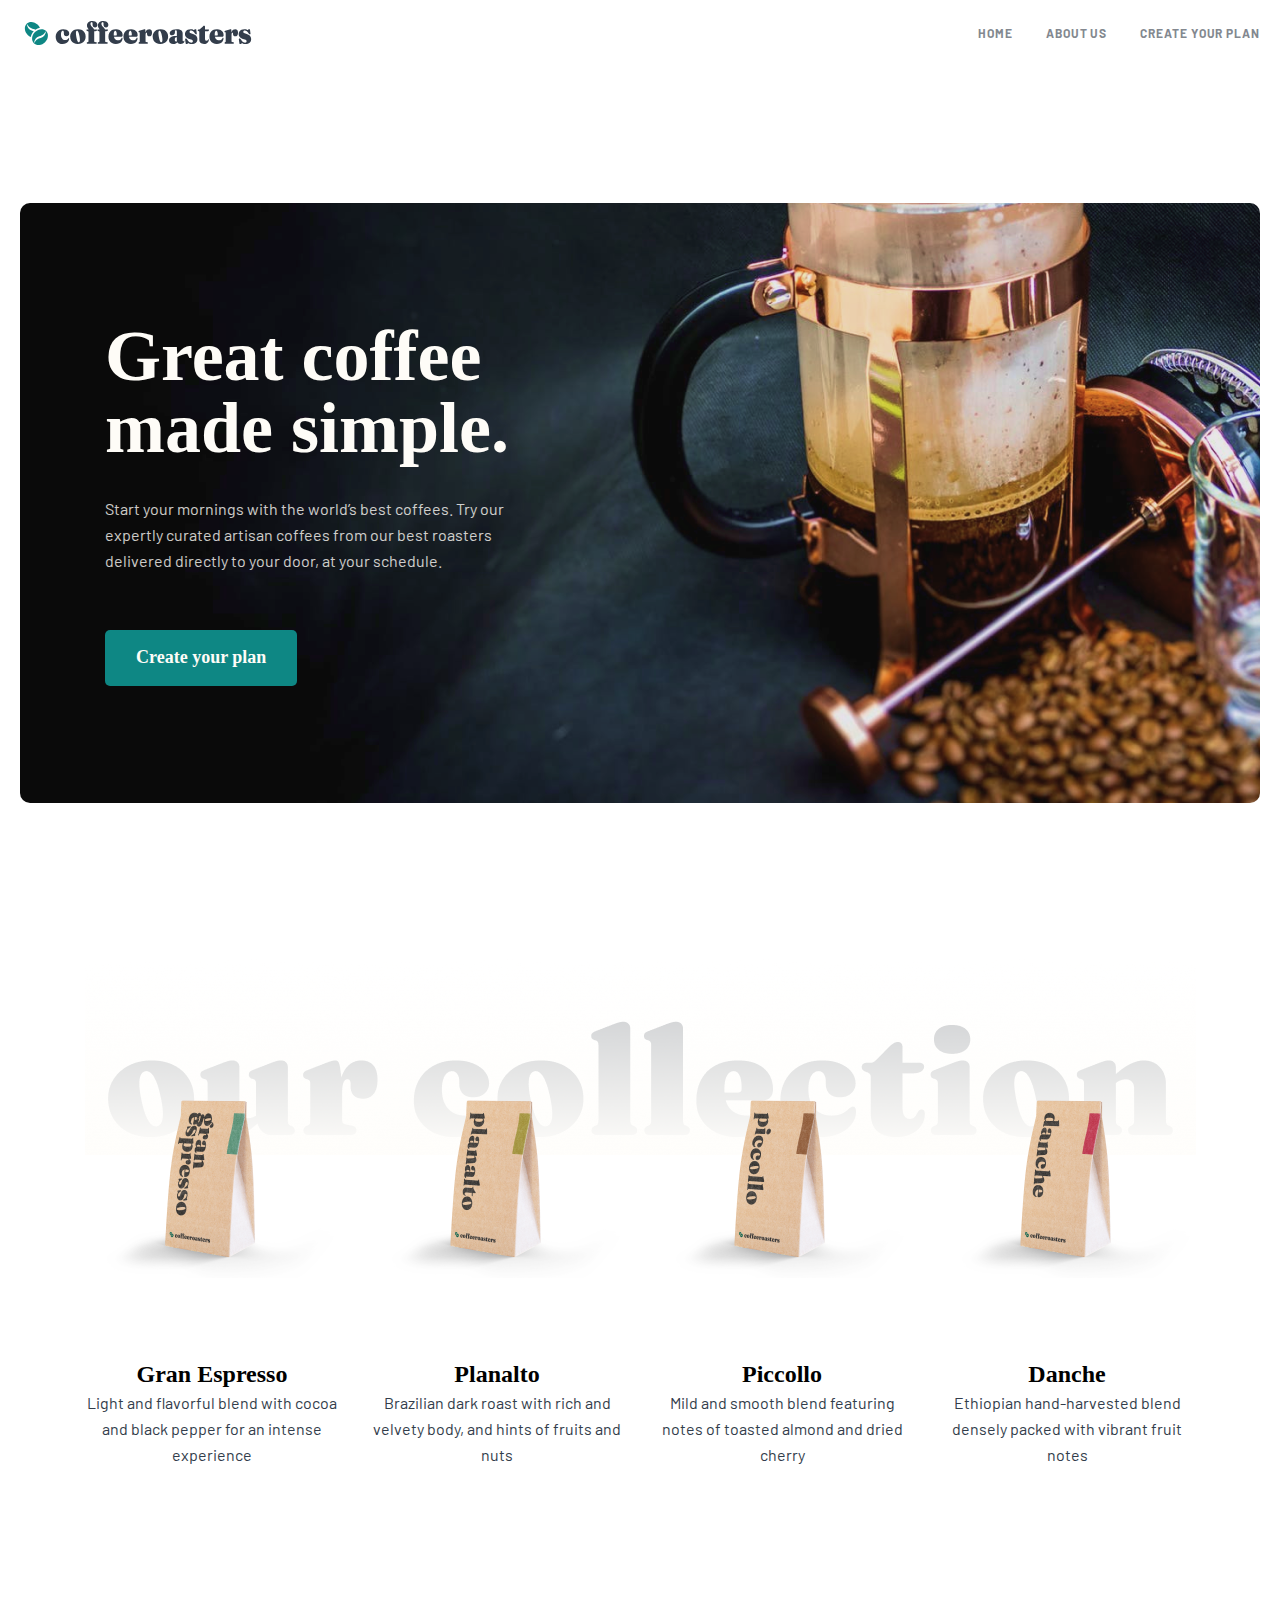
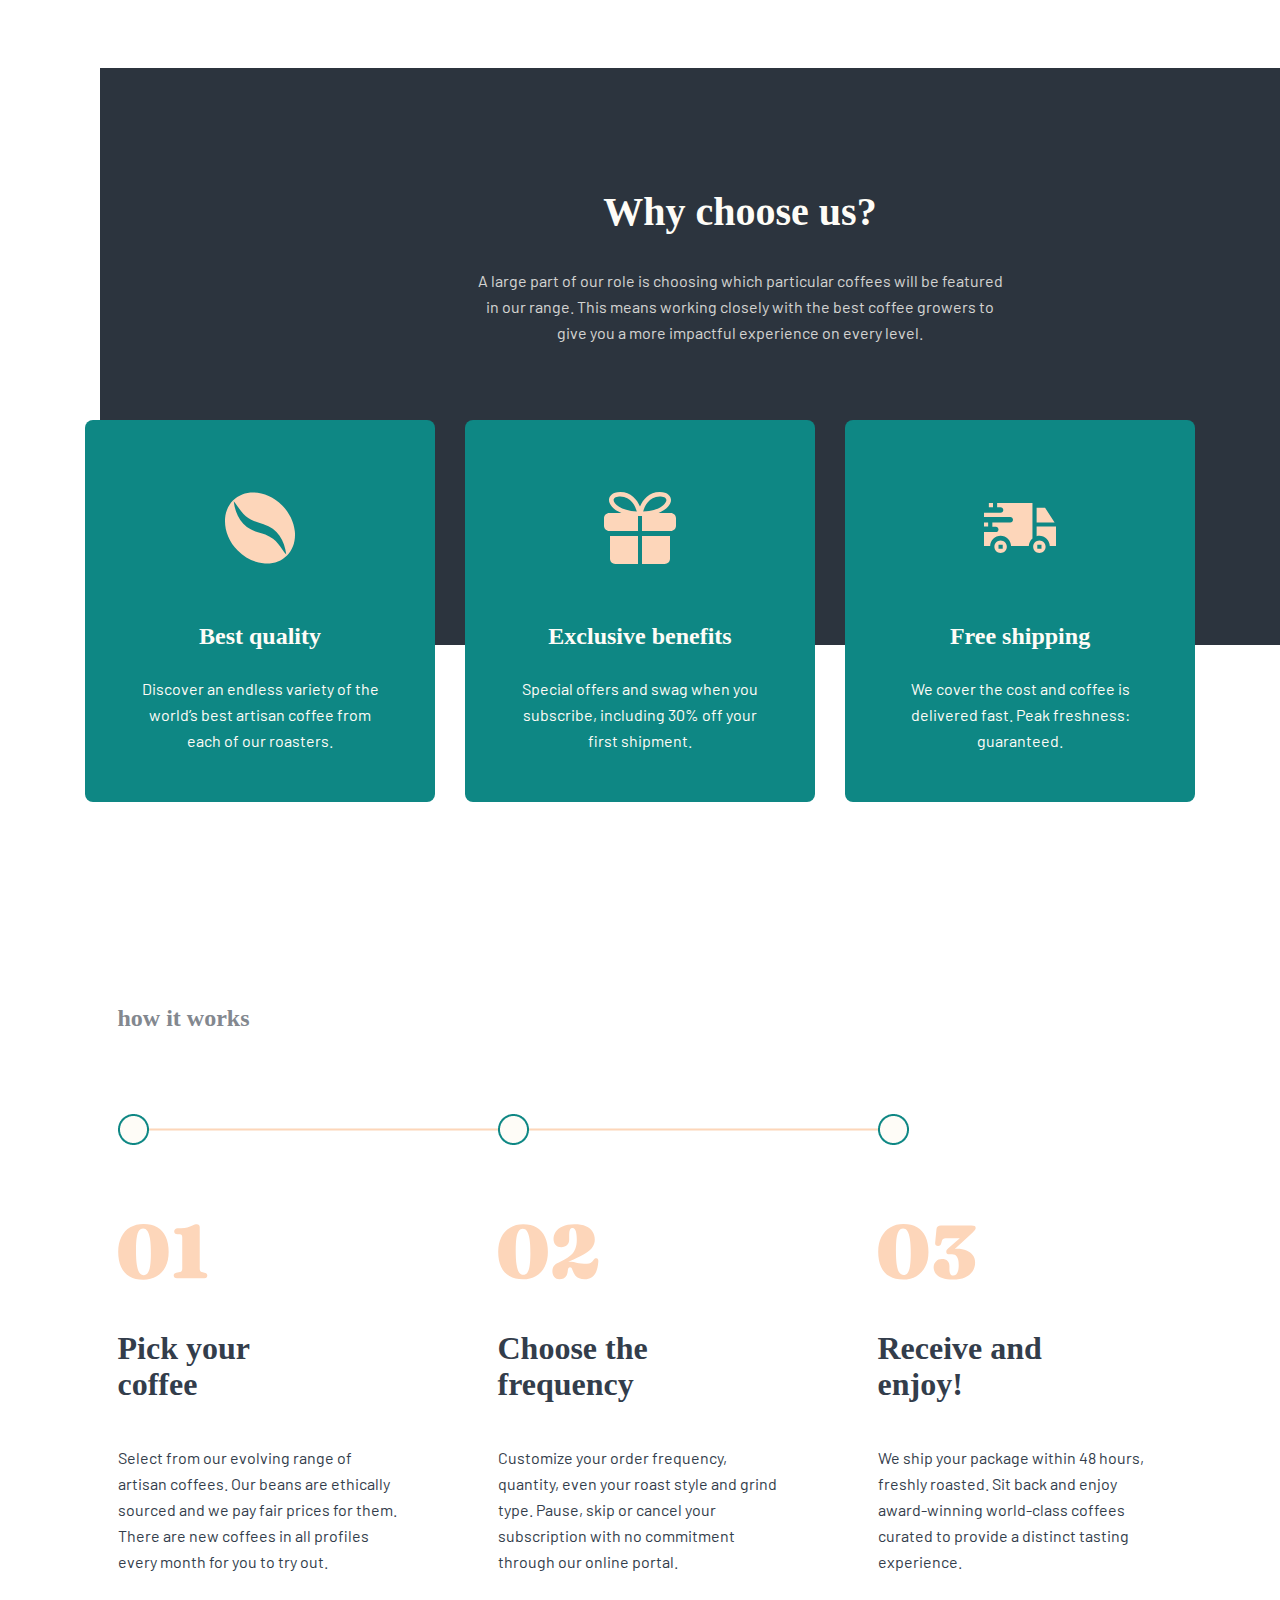
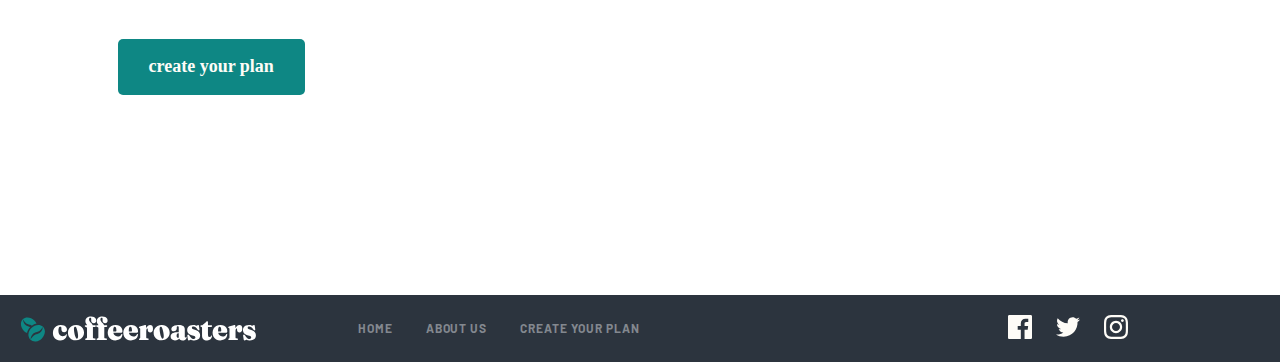
<file: index.html>
<!DOCTYPE html>
<html lang="en">
  <head>
    <meta charset="UTF-8" />
    <meta http-equiv="X-UA-Compatible" content="IE=edge" />
    <meta name="viewport" content="width=device-width, initial-scale=1.0" />
    <link rel="stylesheet" href="./css/main.css" />
    <title>Document</title>
  </head>
  <body>
    <header class="header">
      <div class="container">
        <div class="header-right">
          <img
            src="./images/Group 5logo.svg"
            alt="logo"
            width="236"
            height="26"
          />
          <nav class="nav">
            <ul class="header-list">
              <li class="list-itemss">home</li>
              <li class="list-itemss">about us</li>
              <li class="list-itemss">create your plan</li>
            </ul>
          </nav>
         
        </div>
      </div>
    </header>

    <main class="main">
      <div class="container">
        <section class="hero">
          <div class="heading">
            <h1 class="main-header">Great coffee made simple.</h1>
            <p class="main-par">
              Start your mornings with the world’s best coffees. Try our
              expertly curated artisan coffees from our best roasters delivered
              directly to your door, at your schedule.
            </p>
            <button class="main-button">Create your plan</button>
           
          </div>
        </section>
      </div>
    </main>

    <!-- products -->
    <div class="collection-part">
      <div class="containerr">
       <img src="./images/Group 32.png" alt="">

        <div class="cards">
          <div class="products">
            
            <h3 class="card-heading">Gran Espresso</h3>
            <p class="card-par">
              Light and flavorful blend with cocoa and black pepper for an
              intense experience
            </p>
          </div>

          <div class="products">
           
            <h3 class="card-heading">Planalto</h3>
            <p class="card-par">
              Brazilian dark roast with rich and velvety body, and hints of
              fruits and nuts
            </p>
          </div>

          <div class="products">
          
            <h3 class="card-heading">Piccollo</h3>
            <p class="card-par">
              Mild and smooth blend featuring notes of toasted almond and dried
              cherry
            </p>
          </div>

          <div class="products">
            
            <h3 class="card-heading">Danche</h3>
            <p class="card-par">
              Ethiopian hand-harvested blend densely packed with vibrant fruit
              notes
            </p>
          </div>
        </div>
      </div>
    </div>


    <!-- choosing -->
    <div class="choosing">
        <div class="container">
            <div class="choose">
                <h2 class="ch-header">
                    Why choose us?
                </h2>
                <p class="ch-par">
                    A large part of our role is choosing which particular coffees will be featured 
in our range. This means working closely with the best coffee growers to give 
you a more impactful experience on every level.
                </p>
            </div>
        </div>
    </div>



    <div class="conntainer">
      <div class="cards-part">

        <div class="cardss">
          <img src="./images/coffee-bean.svg" alt="coffee" width="72" height="72">
          <h4 class="card-header">
            Best quality
          </h4>
          <p class="card-desc">
            Discover an endless variety of the world’s best artisan coffee from each of our roasters.
          </p>
        </div>

        <div class="cardss">
          <img src="./images/Combined Shape.svg" alt="present" width="72" height="72">
          <h4 class="card-header">
            Exclusive benefits
          </h4>
          <p class="card-desc">
            Special offers and swag when you subscribe, including 30% off your first shipment.
          </p>
        </div>

        <div class="cardss card3">
          <img src="./images/Combined Shape (1).svg" alt="truck" width="72" height="50">
          <h4 class="card-header cardd">
            Free shipping
          </h4>
          <p class="card-desc">
            We cover the cost and coffee is delivered fast. Peak freshness: guaranteed.
          </p>
        </div>
      </div>
    </div>
   

    <article class="article">
      <div class="contaainer">
      <div class="working-system">
        <h4 class="article-title">
          how it works
        </h4>
        <img  class="group" src="./images/Group 30.png" alt="line" width="791" height="31">
      </div>

      <!-- services -->
      <div class="services">

        <div class="service-card">
          <img src="./images/01.svg" alt="1" width="90" height="72">
          <h3 class="article-heading hhd">
            Pick your
coffee
          </h3>
          <p class="article-sub">
            Select from our evolving range of artisan coffees. Our beans are ethically sourced and we pay fair prices for them. There are new coffees in all profiles every month for you to try out.
          </p>
        </div>


        <div class="service-card">
          <img class="img" src="./images/02.svg" alt="2" width="101" height="72">
          <h3 class="article-heading">
            Choose the frequency
          </h3>
          <p class="article-sub">
            Customize your order frequency, quantity, even your roast style and grind type. Pause, skip or cancel your subscription with no commitment through our online portal.
          </p>
        </div>


        <div class="service-card">
          <img class="img2" src="./images/03.svg" alt="3" width="98" height="72" >
          <h3 class="article-heading">
            Receive and enjoy!
          </h3>
          <p class="article-sub">
            We ship your package within 48 hours, freshly roasted. Sit back and enjoy award-winning world-class coffees curated to provide a distinct tasting experience.
          </p>
        </div>

        
      </div>
      <button class="article-btn">
          create your plan
        </button>
    </div>
    </article>
   

    <footer class="footer">
      <div class="container">
      <div class="footer-part">
        <img src="./images/Group 5logo-footer.svg" alt="logo" width="236"
        height="26">
        <nav class="nav">
          <ul class="header-list">
            <li class="list-items">home</li>
            <li class="list-items">about us</li>
            <li class="list-items">create your plan</li>
          </ul>
        </nav>
        <div class="div-btn">
        <button class="footer-btn"><a href="https://www.facebook.com/coffeeroastersaustralia/" target="_blank" ><img src="./images/Pathfacebook.svg" alt="facebook" width="24" height="24"></a></button>

        <button class="footer-btn"><a href="https://twitter.com/roasterstoffee" target="_blank" ><img src="./images/Pathtwitter.svg" alt="twitter" width="24" height="20"></a></button>

        <button class="footer-btn"><a href="https://www.instagram.com/thecoffeeroaster/" target="_blank" ><img src="./images/Shapeinstagram.svg" alt="instagram" width="24" height="24"></a></button>
        </div>
      </div>
    </div>
    </footer> 
    
</body>
</html>
</file>
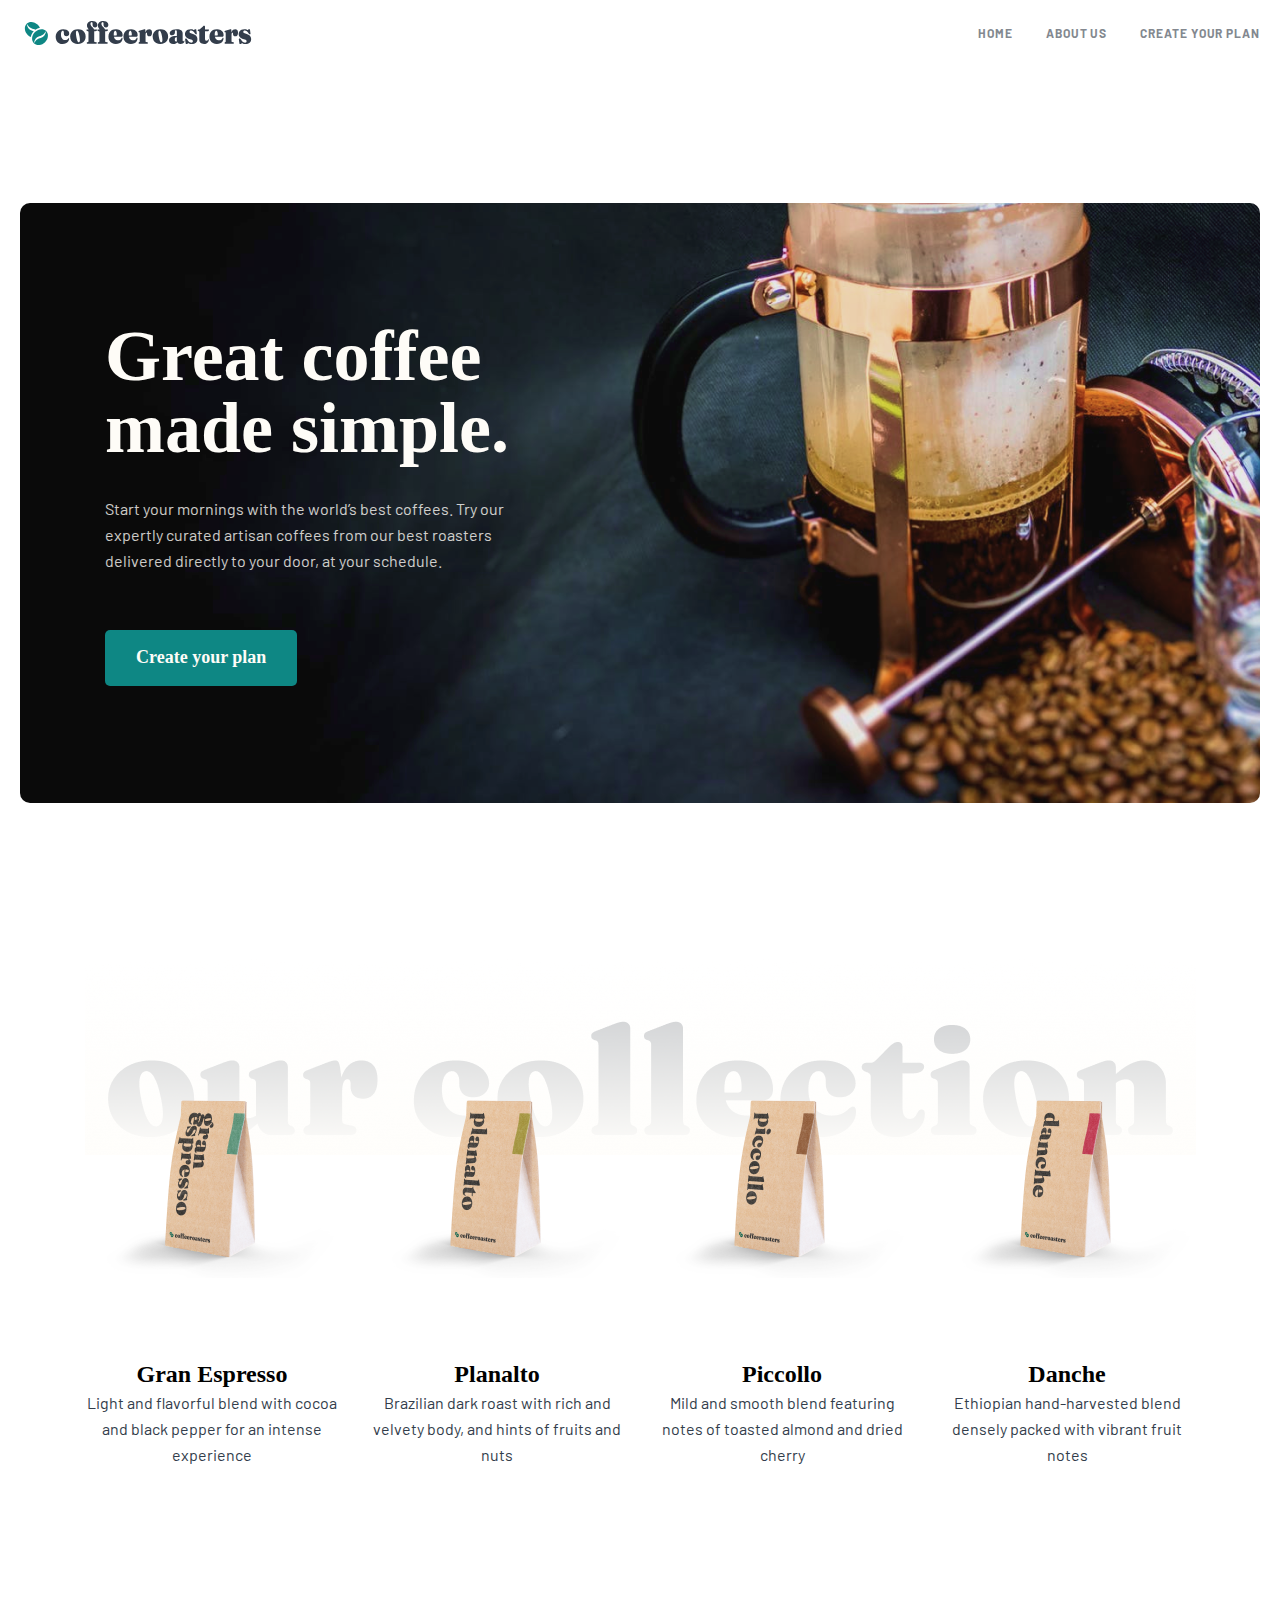
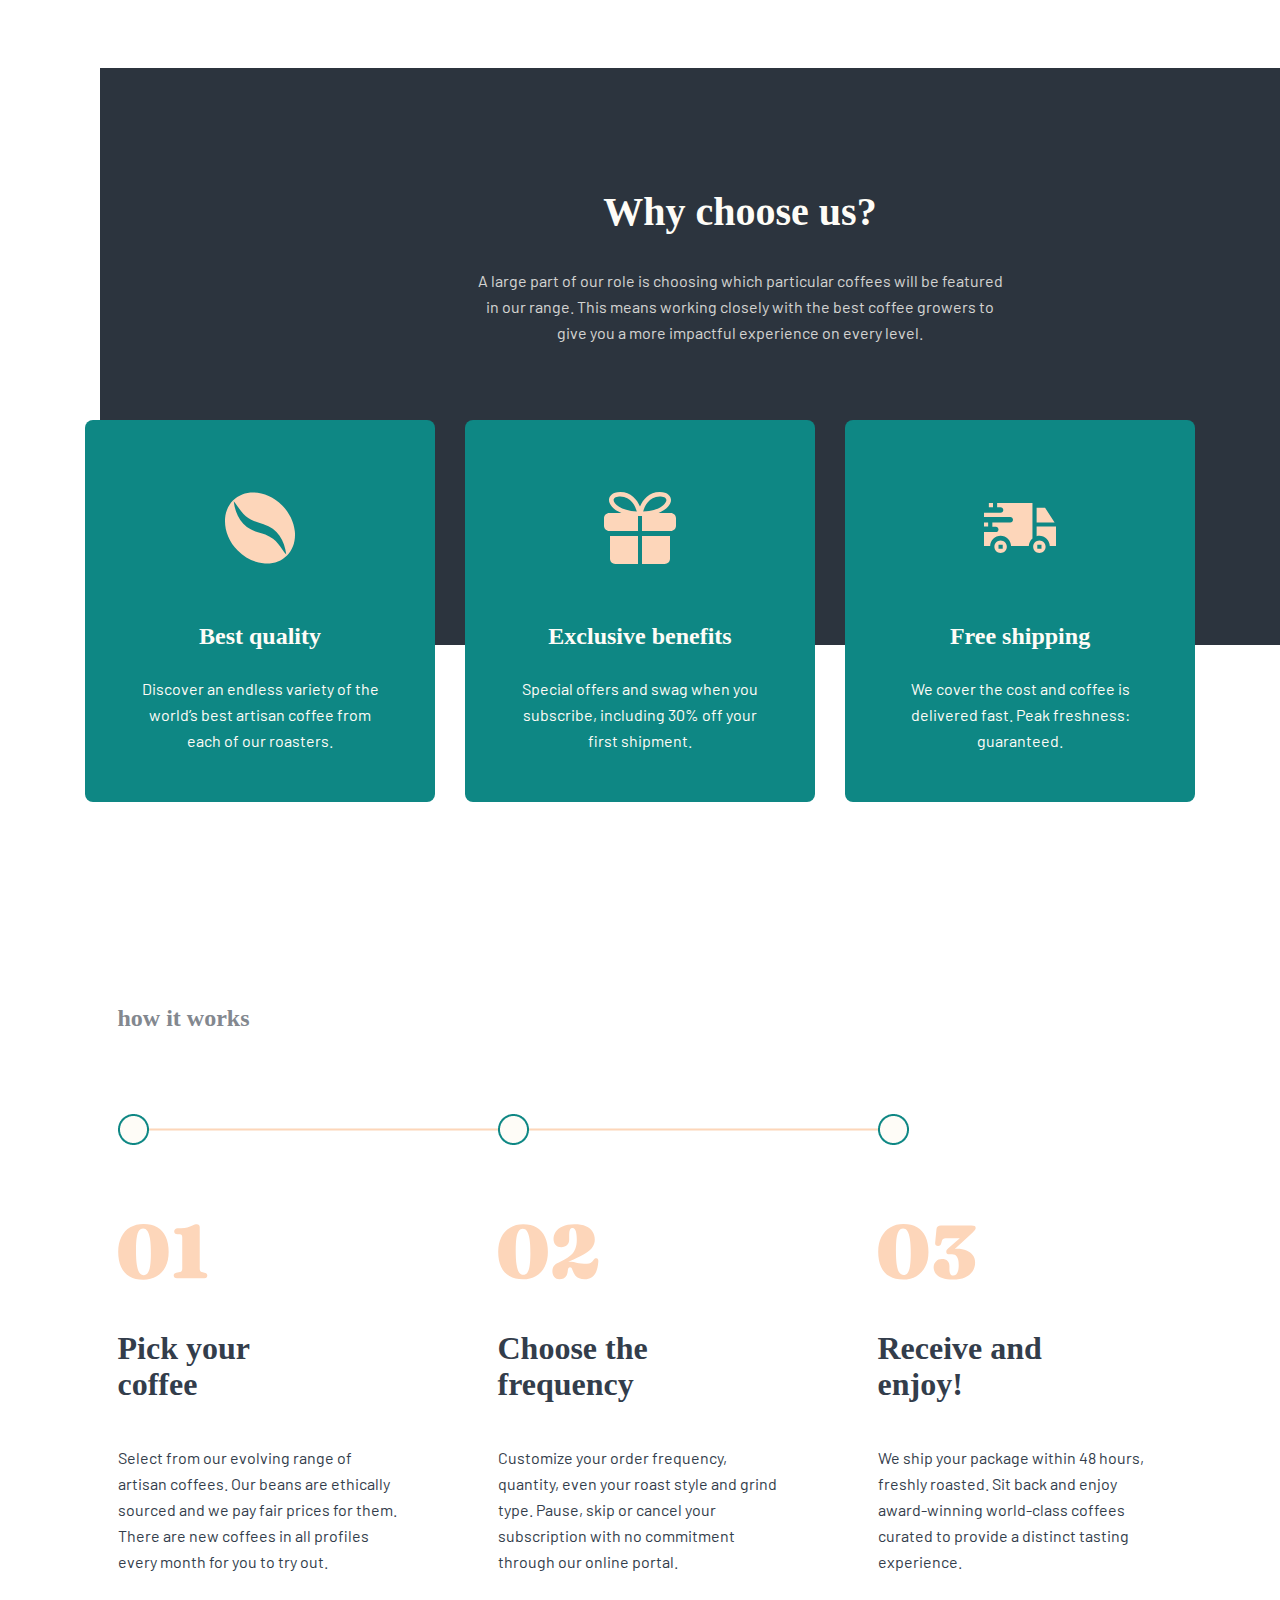
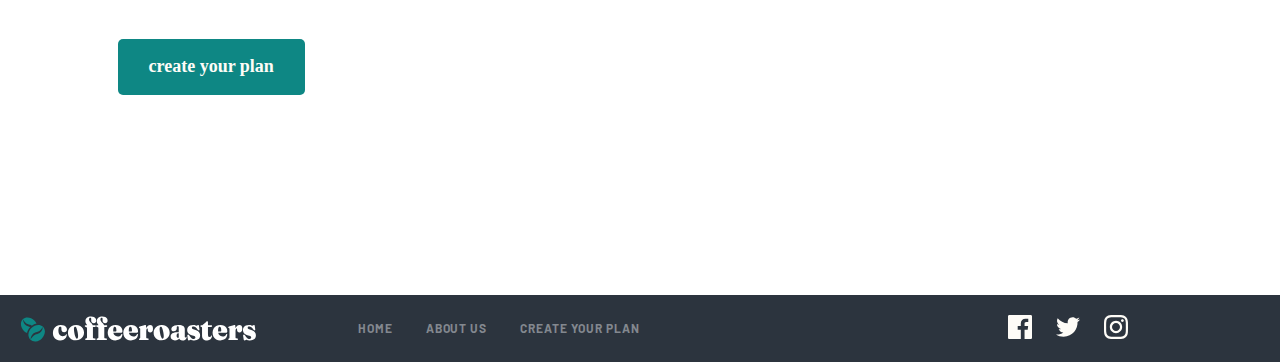
<file: html/index.html>
<!DOCTYPE html>
<html lang="en">
  <head>
    <meta charset="UTF-8" />
    <meta http-equiv="X-UA-Compatible" content="IE=edge" />
    <meta name="viewport" content="width=device-width, initial-scale=1.0" />
    <link rel="stylesheet" href="../css/main.css" />
    <title>Document</title>
  </head>
  <body>
    <header class="header">
      <div class="container">
        <div class="header-right">
          <img
            src="../images/Group 5logo.svg"
            alt="logo"
            width="236"
            height="26"
          />
          <nav class="nav">
            <ul class="header-list">
              <li class="list-itemss">home</li>
              <li class="list-itemss"><a class="link-page" href="../html/about.html"> about us</a></li>
              <li class="list-itemss">create your plan</li>
            </ul>
          </nav>
         
        </div>
      </div>
    </header>

    <main class="main">
      <div class="container">
        <section class="hero">
          <div class="heading">
            <h1 class="main-header">Great coffee made simple.</h1>
            <p class="main-par">
              Start your mornings with the world’s best coffees. Try our
              expertly curated artisan coffees from our best roasters delivered
              directly to your door, at your schedule.
            </p>
            <button class="main-button">Create your plan</button>
           
          </div>
        </section>
      </div>
    </main>

    <!-- products -->
    <div class="collection-part">
      <div class="containerr">
       <img src="../images/Group 32.png" alt="">

        <div class="cards">
          <div class="products">
            
            <h3 class="card-heading">Gran Espresso</h3>
            <p class="card-par">
              Light and flavorful blend with cocoa and black pepper for an
              intense experience
            </p>
          </div>

          <div class="products">
           
            <h3 class="card-heading">Planalto</h3>
            <p class="card-par">
              Brazilian dark roast with rich and velvety body, and hints of
              fruits and nuts
            </p>
          </div>

          <div class="products">
          
            <h3 class="card-heading">Piccollo</h3>
            <p class="card-par">
              Mild and smooth blend featuring notes of toasted almond and dried
              cherry
            </p>
          </div>

          <div class="products">
            
            <h3 class="card-heading">Danche</h3>
            <p class="card-par">
              Ethiopian hand-harvested blend densely packed with vibrant fruit
              notes
            </p>
          </div>
        </div>
      </div>
    </div>


    <!-- choosing -->
    <div class="choosing">
        <div class="container">
            <div class="choose">
                <h2 class="ch-header">
                    Why choose us?
                </h2>
                <p class="ch-par">
                    A large part of our role is choosing which particular coffees will be featured 
in our range. This means working closely with the best coffee growers to give 
you a more impactful experience on every level.
                </p>
            </div>
        </div>
    </div>



    <div class="conntainer">
      <div class="cards-part">

        <div class="cardss">
          <img src="../images/coffee-bean.svg" alt="coffee" width="72" height="72">
          <h4 class="card-header">
            Best quality
          </h4>
          <p class="card-desc">
            Discover an endless variety of the world’s best artisan coffee from each of our roasters.
          </p>
        </div>

        <div class="cardss">
          <img src="../images/Combined Shape.svg" alt="present" width="72" height="72">
          <h4 class="card-header">
            Exclusive benefits
          </h4>
          <p class="card-desc">
            Special offers and swag when you subscribe, including 30% off your first shipment.
          </p>
        </div>

        <div class="cardss card3">
          <img src="../images/Combined Shape (1).svg" alt="truck" width="72" height="50">
          <h4 class="card-header cardd">
            Free shipping
          </h4>
          <p class="card-desc">
            We cover the cost and coffee is delivered fast. Peak freshness: guaranteed.
          </p>
        </div>
      </div>
    </div>
   

    <article class="article">
      <div class="contaainer">
      <div class="working-system">
        <h4 class="article-title">
          how it works
        </h4>
        <img  class="group" src="../images/Group 30.png" alt="line" width="791" height="31">
      </div>

      <!-- services -->
      <div class="services">

        <div class="service-card">
          <img src="../images/01.svg" alt="1" width="90" height="72">
          <h3 class="article-heading hhd">
            Pick your
coffee
          </h3>
          <p class="article-sub">
            Select from our evolving range of artisan coffees. Our beans are ethically sourced and we pay fair prices for them. There are new coffees in all profiles every month for you to try out.
          </p>
        </div>


        <div class="service-card">
          <img class="img" src="../images/02.svg" alt="2" width="101" height="72">
          <h3 class="article-heading">
            Choose the frequency
          </h3>
          <p class="article-sub">
            Customize your order frequency, quantity, even your roast style and grind type. Pause, skip or cancel your subscription with no commitment through our online portal.
          </p>
        </div>


        <div class="service-card">
          <img class="img2" src="../images/03.svg" alt="3" width="98" height="72" >
          <h3 class="article-heading">
            Receive and enjoy!
          </h3>
          <p class="article-sub">
            We ship your package within 48 hours, freshly roasted. Sit back and enjoy award-winning world-class coffees curated to provide a distinct tasting experience.
          </p>
        </div>

        
      </div>
      <button class="article-btn">
          create your plan
        </button>
    </div>
    </article>
   

    <footer class="footer">
      <div class="container">
      <div class="footer-part">
        <img src="../images/Group 5logo-footer.svg" alt="logo" width="236"
        height="26">
        <nav class="nav">
          <ul class="header-list">
            <li class="list-items">home</li>
            <li class="list-items">about us</li>
            <li class="list-items">create your plan</li>
          </ul>
        </nav>
        <div class="div-btn">
        <button class="footer-btn"><a href="https://www.facebook.com/coffeeroastersaustralia/" target="_blank" ><img src="../images/Pathfacebook.svg" alt="facebook" width="24" height="24"></a></button>

        <button class="footer-btn"><a href="https://twitter.com/roasterstoffee" target="_blank" ><img src="../images/Pathtwitter.svg" alt="twitter" width="24" height="20"></a></button>

        <button class="footer-btn"><a href="https://www.instagram.com/thecoffeeroaster/" target="_blank" ><img src="../images/Shapeinstagram.svg" alt="instagram" width="24" height="24"></a></button>
        </div>
      </div>
    </div>
    </footer> 
    
</body>
</html>
</file>
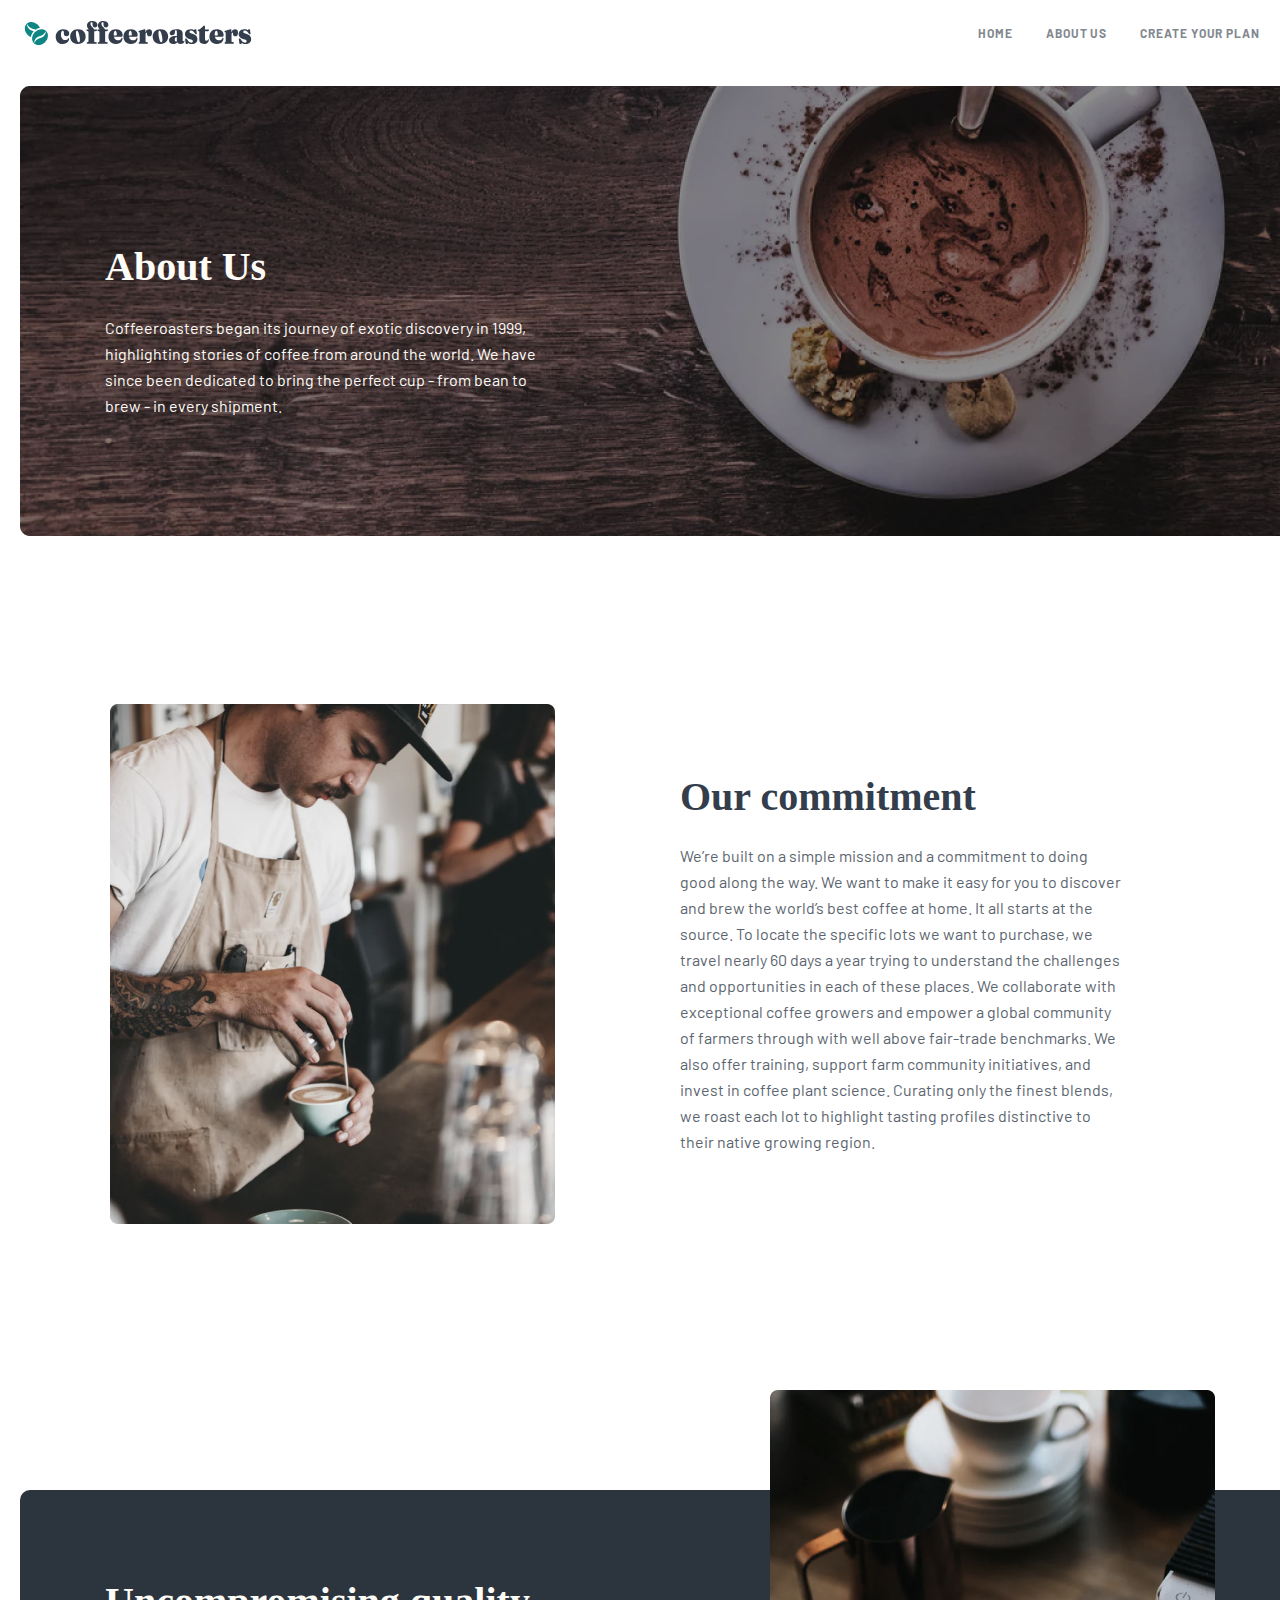
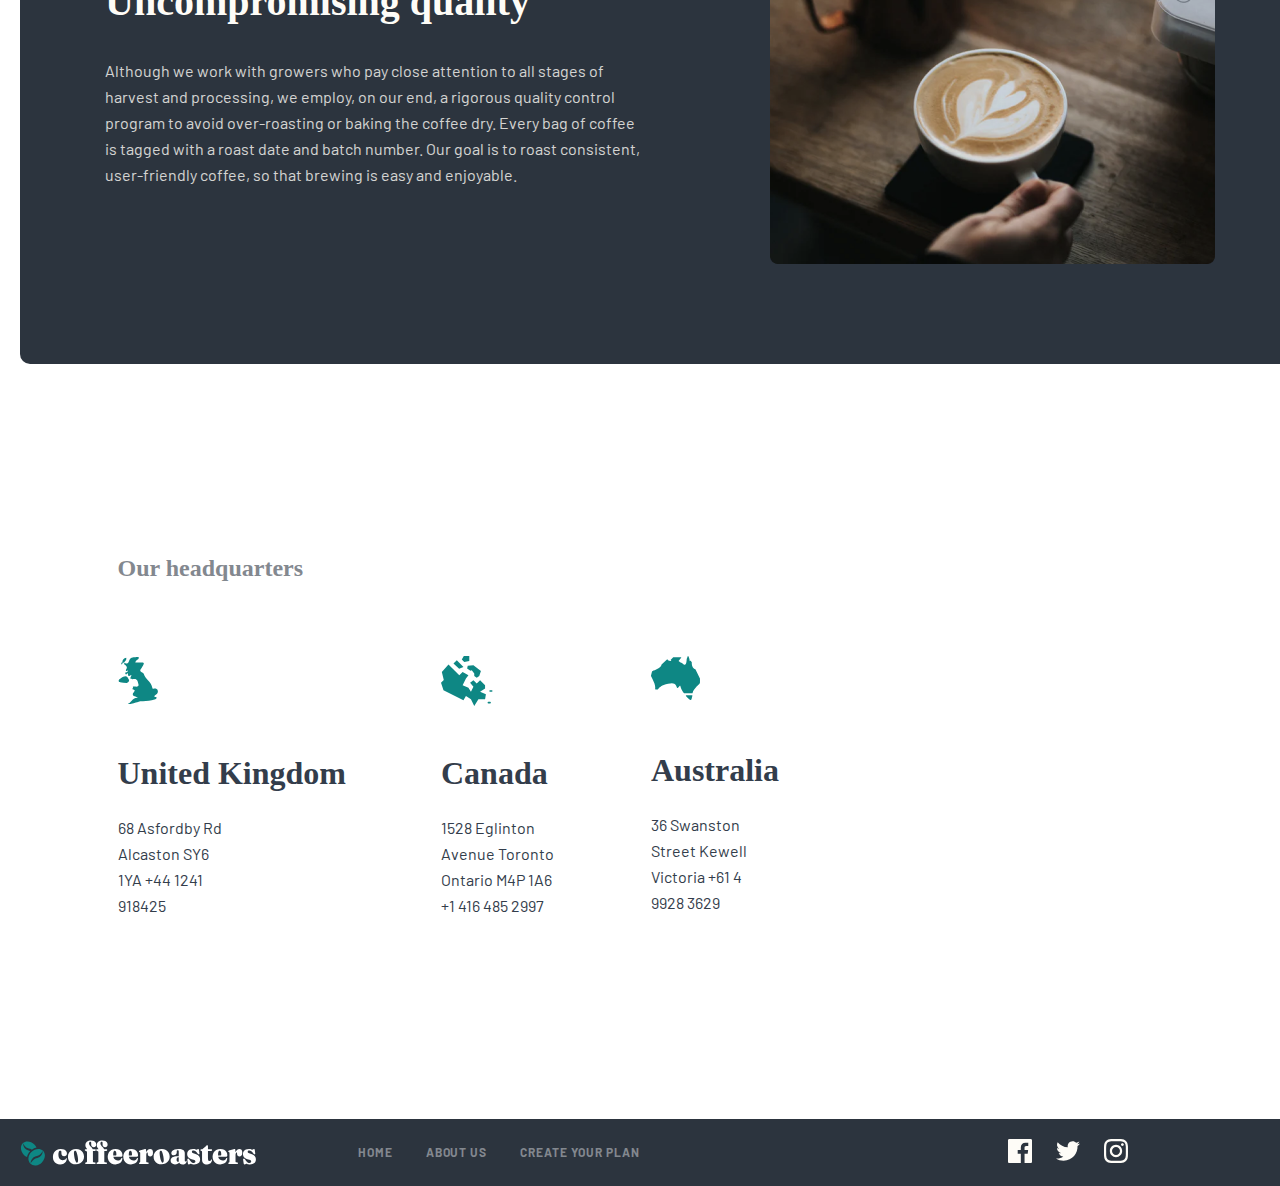
<file: html/about.html>
<!DOCTYPE html>
<html lang="en">
<head>
    <meta charset="UTF-8">
    <meta http-equiv="X-UA-Compatible" content="IE=edge">
    <meta name="viewport" content="width=device-width, initial-scale=1.0">
    <link rel="stylesheet" href="../css/about.css">
    <title>Document</title>
</head>
<body>
    <header class="header">
        <div class="container">
          <div class="header-right">
            <img
              src="../images/Group 5logo.svg"
              alt="logo"
              width="236"
              height="26"
            />
            <nav class="nav">
              <ul class="header-list">
                <li class="list-itemss"> <a class="home-page" href="../html/index.html"> home</a></li>
                <li class="list-itemss">about us</li>
                <li class="list-itemss">create your plan</li>
              </ul>
            </nav>
           
          </div>
        </div>
      </header>

      <main class="main2">
        <div class="container">
            <section class="section2">
                <h2 class="hero-header2">
                    About Us
                </h2>
                <p class="hero-desc2">
                    Coffeeroasters began its journey of exotic discovery in 1999, highlighting stories of coffee from around the world. We have since been dedicated to bring the perfect cup - from bean to brew - in every shipment.
                </p>
            </section>
        </div>
      </main>

      <main class="main3">
        <div class="container2">
            <div class="hero2">
                <img src="../images/Bitmapbarista.png" alt="barista" width="445" height="520">
                <div class="hero-right2">
                    <h2 class="hero-title2">
                        Our commitment
                    </h2>
                    <p class="hero-par2">
                        We’re built on a simple mission and a commitment to doing good along the way. We want to make it easy for you to discover and brew the world’s best coffee at home. It all starts at the source. To locate the specific lots we want to purchase, we travel nearly 60 days a year trying to understand the challenges and opportunities in each of these places. We collaborate with exceptional coffee growers and empower a global community of farmers through with well above fair-trade benchmarks. We also offer training, support farm community initiatives, and invest in coffee plant science. Curating only the finest blends, we roast each lot to highlight tasting profiles distinctive to their native growing region.
                    </p>
                </div>
            </div>
        </div>
      </main>
 <div class="container">
      <article class="article2">
        <div class="article2-div">
            <div class="heading-a">
            <h2 class="article-heading2">
                Uncompromising quality
            </h2>
            <p class="article-desc2">
                Although we work with growers who pay close attention to all stages of harvest and processing, we employ, on our end, a rigorous quality control program to avoid over-roasting or baking the coffee dry. Every bag of coffee is tagged with a roast date and batch number. Our goal is to roast consistent, user-friendly coffee, so that brewing is easy and enjoyable.
            </p>
        </div>
            <img class="article-img" src="../images/Bitmapholding the coffee.png" alt="coffee" width="445" height="474">
        </div>
    </article>

    </div>


    <div class="countries">
        <div class="container-c">
            <h4 class="countries-heading">
            Our headquarters
            </h4>
            <div class="headquarters">

                <div class="headquarters-countries">
                <img class="uk" src="../images/Combined Shapeuk.svg" alt="uk" width="41" height="49">
                <h3 class="h-header">
                    United Kingdom
                </h3>
                <p class="address">
                    68  Asfordby Rd
                    Alcaston
                    SY6 1YA
                    +44 1241 918425
                </p>
            </div>

            <div class="headquarters-countries">
                <img class="canada" src="../images/Combined Shapecanada.svg" alt="canada" width="52" height="50">
                <h3 class="h-header">
                    Canada
                </h3>
                <p class="address">
                    1528  Eglinton Avenue
Toronto
Ontario M4P 1A6
+1 416 485 2997
                </p>
            </div>


            <div class="headquarters-countries">
                <img class="australia" src="../images/Combined Shapeaustralia.svg" alt="australia" width="49" height="44" >
                <h3 class="h-header">
                    Australia
                </h3>
                <p class="address">
                    36 Swanston Street
                    Kewell
                    Victoria
                    +61 4 9928 3629
                </p>
            </div>

            </div>
        </div>
    </div>

    <footer class="footer">
        <div class="container">
        <div class="footer-part">
          <img src="../images/Group 5logo-footer.svg" alt="logo" width="236"
          height="26">
          <nav class="nav">
            <ul class="header-list">
              <li class="list-items">home</li>
              <li class="list-items">about us</li>
              <li class="list-items">create your plan</li>
            </ul>
          </nav>
          <div class="div-btn">
          <button class="footer-btn"><a href="https://www.facebook.com/coffeeroastersaustralia/" target="_blank" ><img src="../images/Pathfacebook.svg" alt="facebook" width="24" height="24"></a></button>
  
          <button class="footer-btn"><a href="https://twitter.com/roasterstoffee" target="_blank" ><img src="../images/Pathtwitter.svg" alt="twitter" width="24" height="20"></a></button>
  
          <button class="footer-btn"><a href="https://www.instagram.com/thecoffeeroaster/" target="_blank" ><img src="../images/Shapeinstagram.svg" alt="instagram" width="24" height="24"></a></button>
          </div>
        </div>
      </div>
      </footer> 
      
</body>
</html>
</file>
<file: css/main.css>
@import url("https://fonts.googleapis.com/css2?family=Barlow:wght@400;600;700&family=Fraunces:opsz,wght@9..144,900&display=swap");
@import url("https://fonts.googleapis.com/css2?family=Fraunces:opsz,wght@9..144,900&display=swap");
@import url('https://fonts.googleapis.com/css2?family=Fraunces:opsz,wght@9..144,900&display=swap');
* {
  margin: 0;
  padding: 0;
  box-sizing: border-box;
}
li {
  list-style-type: none;
}
a{
  text-decoration: none;
}
.header {
}
.container {
  margin: 0 auto;
  padding: 20px;
  width: 1280px;
}
.header-right {
  display: flex;
  justify-content: space-between;
  align-items: center;
  /* gap: 760px; */
}
.nav {
}
.header-list{
  display: flex;
  gap: 33px;
}
.list-itemss {
  font-family: "Barlow";
  font-style: normal;
  font-weight: 700;
  font-size: 12px;
  line-height: 15px;
  /* identical to box height, or 125% */

  letter-spacing: 0.923077px;
  text-transform: uppercase;

  color: #83888f;
  cursor: pointer;
}
.list-itemss:hover {
  color: #333d4b;
}

.link-page{
  font-family: "Barlow";
  font-style: normal;
  font-weight: 700;
  font-size: 12px;
  line-height: 15px;
  /* identical to box height, or 125% */

  letter-spacing: 0.923077px;
  text-transform: uppercase;

  color: #83888f;
  cursor: pointer; 
}
.link-page:hover{
  color: #333d4b;
}

/* main */
.main {
    margin-top: 117px;
}
.container {
    margin: 0 auto;
    width: 1280px;
    
    
}
.hero {
    background-image: url('../images/Bitmap.png');
    background-size: cover;
    border-radius: 10px;
    height: 600px;
    
}
.heading{
    padding: 117px 0 116px 85px;
}
.main-header {
 
  width: 493px;
  font-family: "Fraunces 9pt";
  font-style: normal;
  font-weight: 900;
  font-size: 72px;
  line-height: 72px;
  /* or 100% */

  color: #fefcf7;
}
.main-par {
  margin-top: 32px;
  width: 445px;
  font-family: "Barlow";
  font-style: normal;
  font-weight: 400;
  font-size: 16px;
  line-height: 26px;
  /* or 162% */

  color: #fefcf7;

  mix-blend-mode: normal;
  opacity: 0.8;
}
.main-button {
  margin-top: 56px;
  padding: 15px 31px 16px 31px;
  font-family: "Fraunces 9pt";
  font-style: normal;
  font-weight: 900;
  font-size: 18px;
  line-height: 25px;
  text-align: center;

  color: #fefcf7;
  background-color: #0E8784;

  border-radius: 5px;
  cursor: pointer;
  border: none;
}
.main-button:hover {
  background-color: #66d2cf;
 
}
.main-button:active{
  box-shadow: 2px 2px 2px #66d2cf; 
}
 


/* products */
.collection-part{
margin-top: 136px;
}
.containerr{
    margin: 0 auto;
    width: 1111px;
}



.cards{
  
   
display: flex;
gap: 30px;
}
.products{

}
.card-heading{
    margin-top: 76px;
    font-family: 'Fraunces 9pt';
    font-style: normal;
    font-weight: 900;
    font-size: 24px;
    line-height: 32px;
    /* identical to box height, or 133% */
    
    text-align: center;
}
.card-par{
    font-family: 'Barlow';
font-style: normal;
font-weight: 400;
font-size: 16px;
line-height: 26px;
/* or 162% */

text-align: center;

color: #333D4B;

   width: 255px; 
}




.choosing{
  margin-left: 100px;
  margin-top: 200px;
background-color: #2C343E;
padding-top: 100px;
width: 1280px;
height: 577px;
}
.container{
  
  
}
.choose{
display: flex;
align-items: center;
flex-direction: column;
}
.ch-header{

  font-family: 'Fraunces 9pt';
  font-style: normal;
  font-weight: 900;
  font-size: 40px;
  line-height: 48px;
  /* identical to box height, or 120% */
  
  text-align: center;
  
  color: #FEFCF7;
}
.ch-par{
  margin-top: 32px;
 
  width: 540px;
  font-family: 'Barlow';
  font-style: normal;
  font-weight: 400;
  font-size: 16px;
  line-height: 26px;
  /* or 162% */
  
  text-align: center;
  
  color: #FEFCF7;
  
  mix-blend-mode: normal;
  opacity: 0.8;
}



.conntainer{
  margin: 0 auto;
  width: 1110px;
}
.cards-part{
display: flex;
gap: 30px;

}
.cardss{
  margin-top: -225px;
  padding: 72px 48px 48px 48px;
width: 350px;
height: 382px;
background-color: #0E8784;
display: flex;
align-items: center;
flex-direction: column;
border-radius: 8px;
}
.card3{
  padding: 83px 48px 48px 48px;
}
.card-header{
  margin-top: 56px;
  font-family: 'Fraunces 9pt';
  font-style: normal;
  font-weight: 900;
  font-size: 24px;
  line-height: 32px;
  /* identical to box height, or 133% */
  
  text-align: center;
  
  color: #FEFCF7;
  
}
.cardd{
  margin-top: 67px;
}
.card-desc{
margin-top: 24px;
  width: 255px;
  font-family: 'Barlow';
font-style: normal;
font-weight: 400;
font-size: 16px;
line-height: 26px;
/* or 162% */

text-align: center;

color: #FEFCF7;
}


.article{
  margin-top: 200px;
}
.contaainer{
  margin: 0 auto;
  width: 1045px;
}
.working-system{

}
.article-title{
margin-bottom: 80px;
font-family: 'Fraunces 9pt';
font-style: normal;
font-weight: 900;
font-size: 24px;
line-height: 32px;
/* identical to box height, or 133% */


color: #83888F;


}

.group{
  margin-bottom: 67px;
}

.services{
display: flex;
gap: 95px
;
}
.service-card{

}
.article-heading{
width: 255px;
margin-top: 38px;

font-family: 'Fraunces 9pt';
font-style: normal;
font-weight: 900;
font-size: 32px;
line-height: 36px;
/* or 112% */


color: #333D4B;

}

.hhd{
  width: 200px;
}
.article-sub{
  width: 285px;
  margin-top: 43px;
  font-family: 'Barlow';
font-style: normal;
font-weight: 400;
font-size: 16px;
line-height: 26px;
/* or 162% */


color: #333D4B;


}
.article-btn{
margin-top: 64px;
padding: 15px 31px 16px 31px;
  font-family: "Fraunces 9pt";
  font-style: normal;
  font-weight: 900;
  font-size: 18px;
  line-height: 25px;
  text-align: center;

  color: #fefcf7;
  background-color: #0E8784;

  border-radius: 5px;
  cursor: pointer;
  border: none;
}
.article-btn:hover{
  background-color: #66d2cf;
}


 .footer{
  margin-top: 200px;
  background-color: #2C343E;
 }
 .container{

 }
 .footer-part{
  display: flex;
  align-items: center;
 }
.nav{
margin-left: 102px;
}
.header-list {
  display: flex;
  gap: 33px;
}
.list-items {
  font-family: "Barlow";
  font-style: normal;
  font-weight: 700;
  font-size: 12px;
  line-height: 15px;
  /* identical to box height, or 125% */

  letter-spacing: 0.923077px;
  text-transform: uppercase;

  color: #83888f;
  cursor: pointer;
}
.list-items:hover {
  color: #FEFCF7;
}
.div-btn{
  margin-left: 368px;
  display: flex;
  gap: 24px;
}
.footer-btn{
 
  background:#2C343E ;
  border: none;
  cursor: pointer;

  
}
.footer-btn:hover{
  background-color: #FDD6BA; 
background: #2C343E;
}
</file>
<file: css/about.css>
@import url("https://fonts.googleapis.com/css2?family=Barlow:wght@400;600;700&family=Fraunces:opsz,wght@9..144,900&display=swap");
@import url("https://fonts.googleapis.com/css2?family=Fraunces:opsz,wght@9..144,900&display=swap");
@import url('https://fonts.googleapis.com/css2?family=Fraunces:opsz,wght@9..144,900&display=swap');
* {
  margin: 0;
  padding: 0;
  box-sizing: border-box;
}
li {
  list-style-type: none;
}
a{
  text-decoration: none;
}

.container {
  margin: 0 auto;
  padding: 20px;
  width: 1280px;
}
.header-right {
  display: flex;
  justify-content: space-between;
  align-items: center;
  /* gap: 760px; */
}
.nav {
}
.header-list{
  display: flex;
  gap: 33px;
}
.list-itemss {
  font-family: "Barlow";
  font-style: normal;
  font-weight: 700;
  font-size: 12px;
  line-height: 15px;
  /* identical to box height, or 125% */

  letter-spacing: 0.923077px;
  text-transform: uppercase;

  color: #83888f;
  cursor: pointer;
}
.list-itemss:hover {
  color: #333d4b;
}
.home-page{
  font-family: "Barlow";
  font-style: normal;
  font-weight: 700;
  font-size: 12px;
  line-height: 15px;
  /* identical to box height, or 125% */

  letter-spacing: 0.923077px;
  text-transform: uppercase;

  color: #83888f;
  cursor: pointer;
}
.home-page:hover{
  color: #333d4b;
}


.main2{

}
.section2{
    padding: 157px 85px;
    width: 1280px;
    height: 450px;
background-image: url(../images/Group\ 7.png);
background-repeat: no-repeat;
background-size: contain;
}
.hero-header2{
    margin-bottom: 24px;
    font-family: 'Fraunces 9pt';
    font-style: normal;
    font-weight: 900;
    font-size: 40px;
    line-height: 48px;
    /* identical to box height, or 120% */
    
    
    color: #FEFCF7;
    
}
.hero-desc2{
   
width: 445px;
font-family: 'Barlow';
font-style: normal;
font-weight: 400;
font-size: 16px;
line-height: 26px;
/* or 162% */


color: #FEFCF7;

}



.main3{
margin-top: 148px;
margin-left: 50px;
}
.container2{
    margin: 0 auto;
    width: 1110px;
}
.hero2{
display: flex;
align-items: center;
gap: 125px;
}

.hero-title2{
    font-family: 'Fraunces 9pt';
    font-style: normal;
    font-weight: 900;
    font-size: 40px;
    line-height: 48px;
    /* identical to box height, or 120% */
    
    
    color: #333D4B;
}
.hero-par2{
    margin-top: 22px;
width: 445px;
font-family: 'Barlow';
font-style: normal;
font-weight: 400;
font-size: 16px;
line-height: 26px;
/* or 162% */


color: #333D4B;

mix-blend-mode: normal;
opacity: 0.8;
}


.article2{
   margin-top: 246px;
}
.article2-div{
    border-radius:  10px; 
    display: flex;
    align-items: center;
    width: 1280px;
    height: 474px;
background-color: #2C343E;
}
.heading-a{
    padding: 88px 0 176px 85px;
}
.article-heading2{

font-family: 'Fraunces 9pt';
    font-style: normal;
    font-weight: 900;
    font-size: 40px;
    line-height: 48px;
    /* identical to box height, or 120% */
    
    
    color: #FEFCF7;
}
.article-desc2{
    margin-top: 32px;
    width: 540px;
    font-family: 'Barlow';
font-style: normal;
font-weight: 400;
font-size: 16px;
line-height: 26px;
/* or 162% */


color: #FEFCF7;

mix-blend-mode: normal;
opacity: 0.8;

}
.article-img{
margin-bottom: 200px;
margin-left: 125px;
}

/* countries part */
.countries{
margin-top: 168px;
}
.container-c{
  margin: 0 auto;
  width: 1045px;
}
.countries-heading{
  font-family: 'Fraunces 9pt';
  font-style: normal;
  font-weight: 900;
  font-size: 24px;
  line-height: 32px;
  /* identical to box height, or 133% */
  
  
  color: #83888F;
  
}
.headquarters{
display: flex;
gap: 95px;
}
.headquarters-countries{
margin-top: 72px;
}
.h-header{
  
  font-family: 'Fraunces 9pt';
  font-style: normal;
  font-weight: 900;
  font-size: 32px;
  line-height: 36px;
  /* identical to box height, or 112% */
  
  
  color: #333D4B;
}
.address{
  margin-top: 24px;
  width: 115px;
  font-family: 'Barlow';
  font-style: normal;
  font-weight: 400;
  font-size: 16px;
  line-height: 26px;
  /* or 162% */
  
  
  color: #333D4B;
    
}
.uk{
margin-bottom: 46px;
}
.canada{
margin-bottom: 45px;
}
.australia{
margin-bottom: 48px;
}

.footer{
  margin-top: 200px;
  background-color: #2C343E;
 }
 .container{

 }
 .footer-part{
  display: flex;
  align-items: center;
 }
.nav{
margin-left: 102px;
}
.header-list {
  display: flex;
  gap: 33px;
}
.list-items {
  font-family: "Barlow";
  font-style: normal;
  font-weight: 700;
  font-size: 12px;
  line-height: 15px;
  /* identical to box height, or 125% */

  letter-spacing: 0.923077px;
  text-transform: uppercase;

  color: #83888f;
  cursor: pointer;
}
.list-items:hover {
  color: #FEFCF7;
}
.div-btn{
  margin-left: 368px;
  display: flex;
  gap: 24px;
}
.footer-btn{
 
  background:#2C343E ;
  border: none;
  cursor: pointer;

  
}
.footer-btn:hover{
  background-color: #FDD6BA; 
background: #2C343E;
}
</file>
